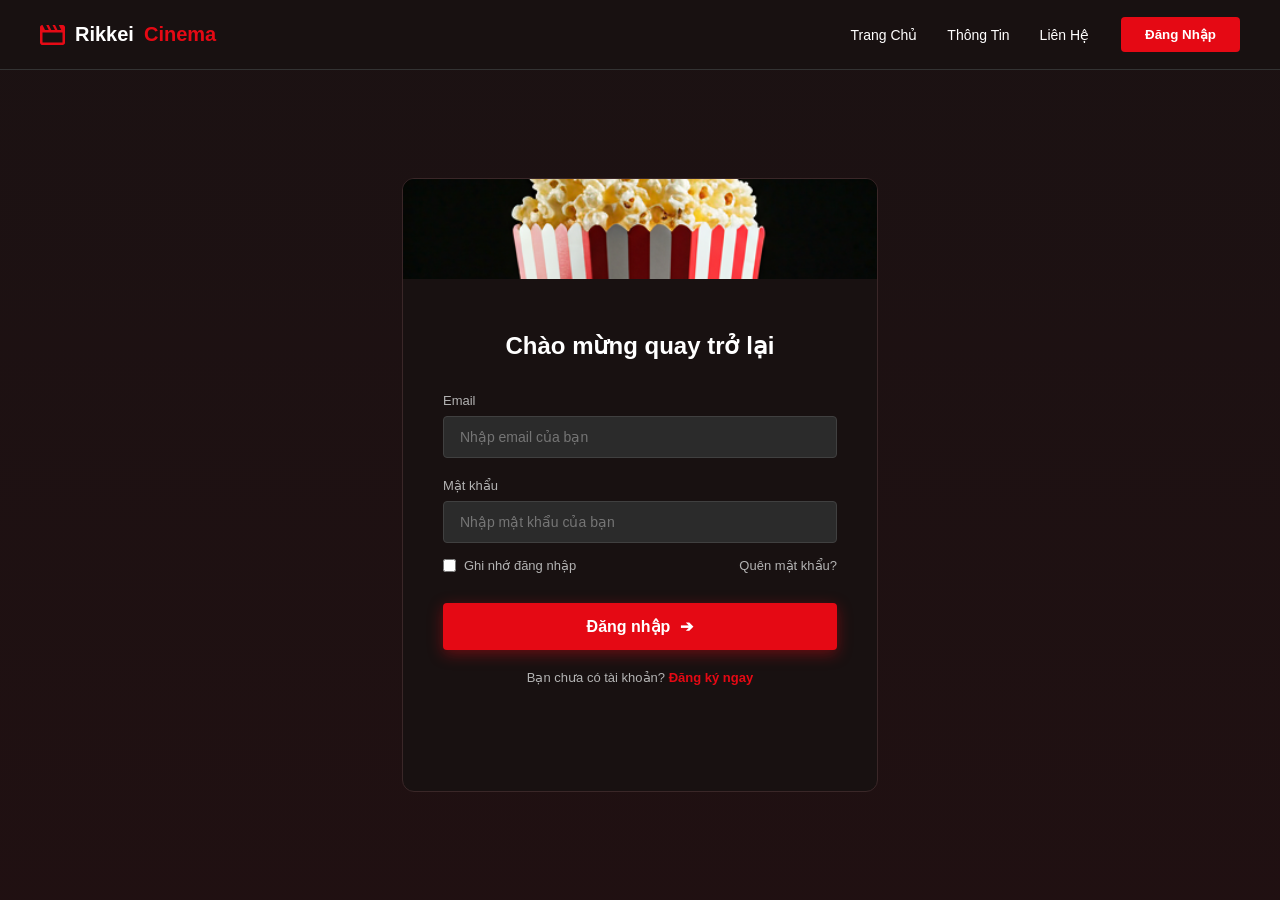
<file: pages/login.html>
<!doctype html>
<html lang="vi">
  <head>
    <meta charset="UTF-8" />
    <meta name="viewport" content="width=device-width, initial-scale=1.0" />
    <title>Rikkei Cinema Login</title>
    <link rel="stylesheet" href="../css/login.css" />
  </head>
  <body>
    <header class="navbar">
      <div class="logo">
        <img
          src="../assets/images/IconLogin.png"
          alt="Rikkei Cinema Logo"
          class="logo-image"
        />
        <span class="logo_white">Rikkei</span>Cinema
      </div>
      <ul class="nav-links">
        <li><a href="#">Trang Chủ</a></li>
        <li><a href="#">Thông Tin</a></li>
        <li><a href="#">Liên Hệ</a></li>
      </ul>
      <button class="btn-header-login">Đăng Nhập</button>
    </header>

    <div id="toastContainer" class="toast-container" aria-live="polite"></div>

    <main class="main-content">
      <div class="login-card">
        <div class="popcorn-banner"></div>
        <div class="login-title-container">
          <h2 class="login-title">Chào mừng quay trở lại</h2>
          <form id="loginForm" action="#">
            <div class="form-group">
              <label for="email">Email</label>
              <div class="input-wrapper">
                <input
                  type="email"
                  id="email"
                  placeholder="Nhập email của bạn"
                />
                <span class="icon"></span>
              </div>
            </div>

            <div class="form-group">
              <label for="password">Mật khẩu</label>
              <div class="input-wrapper">
                <input
                  type="password"
                  id="password"
                  placeholder="Nhập mật khẩu của bạn"
                />
                <span class="icon"></span>
              </div>
            </div>

            <div class="form-options">
              <label class="remember-me">
                <input type="checkbox" /> Ghi nhớ đăng nhập
              </label>
              <a href="#" class="forgot-password">Quên mật khẩu?</a>
            </div>

            <button type="submit" class="btn-submit">
              Đăng nhập <span>➔</span>
            </button>
          </form>

          <div class="register-text">
            Bạn chưa có tài khoản? <a href="register.html">Đăng ký ngay</a>
          </div>
        </div>
      </div>
    </main>

    <script src="../js/login.js"></script>
  </body>
</html>
</file>
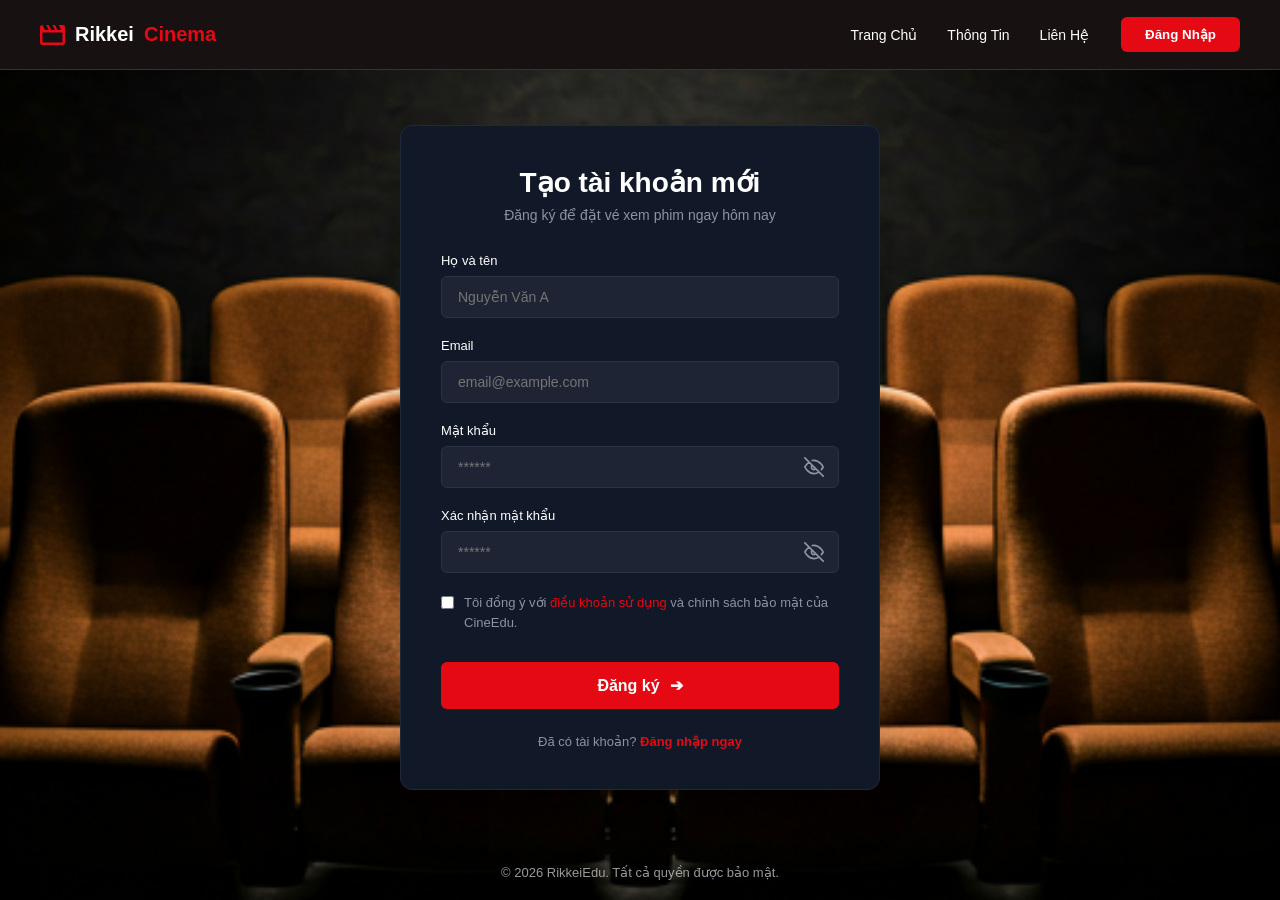
<file: pages/register.html>
<!doctype html>
<html lang="vi">
  <head>
    <meta charset="UTF-8" />
    <meta name="viewport" content="width=device-width, initial-scale=1.0" />
    <title>Rikkei Cinema - Đăng Ký</title>
    <link rel="stylesheet" href="../css/register.css" />
  </head>
  <body>
    <div class="background-container">
      <header class="navbar">
        <div class="logo">
          <img
            src="../assets/images/IconLogin.png"
            alt="Rikkei Cinema Logo"
            class="logo-image"
          />
          <span class="logo_white">Rikkei</span>Cinema
        </div>
        <ul class="nav-links">
          <li><a href="#">Trang Chủ</a></li>
          <li><a href="#">Thông Tin</a></li>
          <li><a href="#">Liên Hệ</a></li>
        </ul>
        <button
          class="btn-header-login"
          onclick="window.location.href = 'login.html'"
        >
          Đăng Nhập
        </button>
      </header>

      <div id="toastContainer" class="toast-container" aria-live="polite"></div>

      <main class="main-content">
        <div class="register-card">
          <h2 class="register-title">Tạo tài khoản mới</h2>
          <p class="register-subtitle">
            Đăng ký để đặt vé xem phim ngay hôm nay
          </p>

          <form id="registerForm" novalidate>
            <div class="form-group">
              <label for="fullname">Họ và tên</label>
              <div class="input-wrapper">
                <input type="text" id="fullname" placeholder="Nguyễn Văn A" />
              </div>
            </div>

            <div class="form-group">
              <label for="email">Email</label>
              <div class="input-wrapper">
                <input
                  type="email"
                  id="email"
                  placeholder="email@example.com"
                />
              </div>
            </div>

            <div class="form-group">
              <label for="password">Mật khẩu</label>
              <div class="input-wrapper">
                <input type="password" id="password" placeholder="******" />
                <span class="icon toggle-password" data-target="password">
                  <svg
                    width="20"
                    height="20"
                    viewBox="0 0 24 24"
                    fill="none"
                    stroke="currentColor"
                    stroke-width="2"
                    stroke-linecap="round"
                    stroke-linejoin="round"
                  >
                    <path
                      d="M17.94 17.94A10.07 10.07 0 0 1 12 20c-7 0-11-8-11-8a18.45 18.45 0 0 1 5.06-5.94M9.9 4.24A9.12 9.12 0 0 1 12 4c7 0 11 8 11 8a18.5 18.5 0 0 1-2.16 3.19m-6.72-1.07a3 3 0 1 1-4.24-4.24M1 1l22 22"
                    />
                  </svg>
                </span>
              </div>
            </div>

            <div class="form-group">
              <label for="confirm-password">Xác nhận mật khẩu</label>
              <div class="input-wrapper">
                <input
                  type="password"
                  id="confirm-password"
                  placeholder="******"
                />
                <span
                  class="icon toggle-password"
                  data-target="confirm-password"
                >
                  <svg
                    width="20"
                    height="20"
                    viewBox="0 0 24 24"
                    fill="none"
                    stroke="currentColor"
                    stroke-width="2"
                    stroke-linecap="round"
                    stroke-linejoin="round"
                  >
                    <path
                      d="M17.94 17.94A10.07 10.07 0 0 1 12 20c-7 0-11-8-11-8a18.45 18.45 0 0 1 5.06-5.94M9.9 4.24A9.12 9.12 0 0 1 12 4c7 0 11 8 11 8a18.5 18.5 0 0 1-2.16 3.19m-6.72-1.07a3 3 0 1 1-4.24-4.24M1 1l22 22"
                    />
                  </svg>
                </span>
              </div>
            </div>

            <div class="form-options terms">
              <label class="checkbox-container">
                <input type="checkbox" id="terms" />
                <span
                  >Tôi đồng ý với
                  <a href="#" class="highlight-red">điều khoản sử dụng</a> và
                  chính sách bảo mật của CineEdu.</span
                >
              </label>
            </div>

            <button type="submit" class="btn-submit">
              Đăng ký <span>➔</span>
            </button>
          </form>

          <div class="login-text">
            Đã có tài khoản?
            <a href="login.html" class="login-link">Đăng nhập ngay</a>
          </div>
        </div>
      </main>

      <footer class="footer">
        <p>© 2026 RikkeiEdu. Tất cả quyền được bảo mật.</p>
      </footer>
    </div>
    <script src="../js/register.js"></script>
  </body>
</html>
</file>
<file: css/login.css>
:root {
    --primary-red: #E50914;
    --bg-dark: #141414;
    --bg-card: #181818;
    --bg-input: #2b2b2b;
    --text-main: #ffffff;
    --text-sub: #b3b3b3;
    --border-color: #404040;
}

* {
    box-sizing: border-box;
    margin: 0;
    padding: 0;
    font-family: 'Segoe UI', Tahoma, Geneva, Verdana, sans-serif;
}

body {
    background-color: var(--bg-dark);
    color: var(--text-main);
    min-height: 100vh;
    display: flex;
    flex-direction: column;
}

.navbar {
    display: flex;
    justify-content: space-between;
    align-items: center;
    background: #181111;
    border-bottom: 1px solid #333;
    height: 70px;
    padding: 16px 40px;
}

.logo {
    display: flex;
    align-items: center;
    gap: 10px;
    color: var(--primary-red);
    font-size: 20px;
    font-weight: bold;
    
}
.logo_white {
    color: white;
}
.nav-links {
    display: flex;
    list-style: none;
    gap: 30px;
    margin-left: auto;
    margin-right: 32px;
}

.nav-links a {
    color: var(--text-main);
    text-decoration: none;
    font-size: 14px;
    transition: color 0.3s;
}

.nav-links a:hover {
    color: var(--primary-red);
}

.btn-header-login {
    background-color: var(--primary-red);
    color: white;
    border: none;
    border-radius: 4px;
    cursor: pointer;
    font-weight: bold;
    padding: 10px 24px;
}

.main-content {
    flex: 1;
    display: flex;
    justify-content: center;
    align-items: center;
    padding: 40px 20px;
    background: linear-gradient(180deg, rgba(35, 15, 17, 0.5) 0%, rgba(35, 15, 17, 0.8) 100%);
}

.login-card {
    background: #181111;
    border-radius: 12px;
    border: 1px solid #3A2728;
    display: flex;
    flex-direction: column;
    overflow: hidden;
    width: 476px;
    height: 614px;
    max-width: 480px;
    padding: 0px 40px 20px 40px;
}
.login-title-container{
    padding: 30px 0 0 0;
}
.popcorn-banner {
    width: 150%;
    background-image: url('../assets/images/login.png');
    background-size: cover;
    background-position: center 31%;
    background-repeat: no-repeat;
    position: relative;
    height: 100px;
    margin: 0 -40px 20px -40px;
}

.popcorn-banner::after {
    content: '';
    position: absolute;
    bottom: 0;
    left: 0;
    right: 0;
    height: 62%;
}

.login-title {
    text-align: center;
    font-size: 24px;
    font-weight: bold;
    line-height: 1.4;
    margin-bottom: 30px;
}

.form-group {
    display: flex;
    flex-direction: column;
    margin-bottom: 20px;
}

.form-group label {
    font-size: 13px;
    color: var(--text-sub);
    margin-bottom: 8px;
}

.input-wrapper {
    position: relative;
    display: flex;
    align-items: center;
}

.input-wrapper input {
    width: 100%;
    background-color: var(--bg-input);
    border: 1px solid var(--border-color);
    color: var(--text-main);
    border-radius: 4px;
    font-size: 14px;
    outline: none;
    padding: 12px 40px 12px 16px;
}

.input-wrapper input:focus {
    border-color: var(--primary-red);
}

.input-wrapper .icon {
    position: absolute;
    right: 15px;
    color: var(--text-sub);
    font-size: 16px;
}

.form-options {
    display: flex;
    justify-content: space-between;
    align-items: center;
    font-size: 13px;
    margin-bottom: 30px;
    margin-top: -5px;
}

.remember-me {
    display: flex;
    align-items: center;
    gap: 8px;
    color: var(--text-sub);
    cursor: pointer;
}

.forgot-password {
    color: var(--text-sub);
    text-decoration: none;
}

.forgot-password:hover {
    color: white;
}

.btn-submit {
    width: 100%;
    background-color: var(--primary-red);
    color: white;
    border: none;
    border-radius: 4px;
    font-size: 16px;
    font-weight: bold;
    cursor: pointer;
    box-shadow: 0 4px 15px rgba(229, 9, 20, 0.4);
    display: flex;
    justify-content: center;
    align-items: center;
    gap: 10px;
    padding: 14px;
    margin-bottom: 20px;
}

.register-text {
    text-align: center;
    font-size: 13px;
    color: var(--text-sub);
}

.register-text a {
    color: var(--primary-red);
    text-decoration: none;
    font-weight: bold;
}

.toast-container {
    position: fixed;
    top: 86px;
    right: 16px;
    max-width: min(420px, calc(100vw - 32px));
    display: flex;
    flex-direction: column;
    align-items: flex-end;
    gap: 10px;
    z-index: 99999;
}

.toast-item {
    width: fit-content;
    max-width: 100%;
    background-color: #1f2937;
    color: #ffffff;
    border-left: 4px solid #10b981;
    border-radius: 8px;
    padding: 14px 16px;
    box-shadow: 0 10px 30px rgba(0, 0, 0, 0.35);
    display: flex;
    align-items: center;
    gap: 10px;
    transform: translateX(120%);
    opacity: 0;
    animation: toast-in 0.25s ease forwards;
}

.toast-item.hide {
    animation: toast-out 0.22s ease forwards;
}

.toast-item.error {
    border-left-color: #ef4444;
}

.toast-icon {
    width: 24px;
    height: 24px;
    flex-shrink: 0;
}

@keyframes toast-in {
    from {
        transform: translateX(120%);
        opacity: 0;
    }
    to {
        transform: translateX(0);
        opacity: 1;
    }
}

@keyframes toast-out {
    from {
        transform: translateX(0);
        opacity: 1;
    }
    to {
        transform: translateX(120%);
        opacity: 0;
    }
}
</file>
<file: css/register.css>
:root {
    --primary-red: #E50914;
    --bg-nav: rgba(15, 15, 15, 0.9);
    --bg-card: #161b26;
    --bg-input: #1e2433;
    --text-main: #ffffff;
    --text-sub: #8c93a1;
    --border-color: #2b3245;
}

* {
    box-sizing: border-box;
    margin: 0;
    padding: 0;
    font-family: 'Segoe UI', Tahoma, Geneva, Verdana, sans-serif;
}

body, html {
    height: 100%;
    background-color: #000;
}

.background-container {
    min-height: 100vh;
    background-image: url('../assets/images/register.png');
    background-size: cover;
    background-position: center;
    background-repeat: no-repeat;
    display: flex;
    flex-direction: column;
}

.navbar {
    display: flex;
    justify-content: space-between;
    align-items: center;
    background: #181111;
    border-bottom: 1px solid #333;
    height: 70px;
    padding: 16px 40px;
}

.logo {
    display: flex;
    align-items: center;
    gap: 10px;
    color: var(--primary-red);
    font-size: 20px;
    font-weight: bold;
}
.logo_white {
    color: white;
}
.nav-links {
    display: flex;
    list-style: none;
    gap: 30px;
    margin-left: auto;
    margin-right: 32px;
}

.nav-links a {
    color: var(--text-main);
    text-decoration: none;
    font-size: 14px;
    transition: color 0.3s;
}

.nav-links a:hover {
    color: var(--primary-red);
}

.btn-header-login {
    background-color: var(--primary-red);
    color: white;
    border: none;
    border-radius: 6px;
    cursor: pointer;
    font-weight: bold;
    padding: 10px 24px;
}

.main-content {
    flex: 1;
    display: flex;
    justify-content: center;
    align-items: center;
    padding: 40px 20px;
}

.register-card {
    background: #111827;
    border-radius: 12px;
    border: 1px solid #1E293B;
    box-shadow: 0px 25px 50px -12px #00000040;
    width: 100%;
    max-width: 480px;
    padding: 40px;
}

.register-title {
    text-align: center;
    font-size: 28px;
    font-weight: bold;
    color: var(--text-main);
    margin-bottom: 8px;
}

.register-subtitle {
    text-align: center;
    font-size: 14px;
    color: var(--text-sub);
    margin-bottom: 30px;
}

.form-group {
    display: flex;
    flex-direction: column;
    margin-bottom: 20px;
}

.form-group label {
    font-size: 13px;
    color: var(--text-main);
    margin-bottom: 8px;
}

.input-wrapper {
    position: relative;
    display: flex;
    align-items: center;
}

.input-wrapper input {
    width: 100%;
    background-color: var(--bg-input);
    border: 1px solid var(--border-color);
    color: var(--text-main);
    border-radius: 6px;
    font-size: 14px;
    outline: none;
    padding: 12px 16px;
}

.input-wrapper input:focus {
    border-color: #4a5573;
}

.input-wrapper input[type="password"] {
    padding-right: 40px;
}

.input-wrapper .icon {
    position: absolute;
    right: 15px;
    color: var(--text-sub);
    display: flex;
    align-items: center;
    cursor: pointer;
}

.terms {
    margin-top: 10px;
    margin-bottom: 30px;
}

.checkbox-container {
    display: flex;
    align-items: flex-start;
    gap: 10px;
    font-size: 13px;
    color: var(--text-sub);
    line-height: 1.5;
    cursor: pointer;
}

.checkbox-container input {
    margin-top: 3px;
}

.highlight-red {
    color: var(--primary-red);
    text-decoration: none;
}

.btn-submit {
    width: 100%;
    background-color: var(--primary-red);
    color: white;
    border: none;
    border-radius: 6px;
    font-size: 16px;
    font-weight: bold;
    cursor: pointer;
    display: flex;
    justify-content: center;
    align-items: center;
    gap: 10px;
    padding: 14px;
    margin-bottom: 25px;
}

.login-text {
    text-align: center;
    font-size: 13px;
    color: var(--text-sub);
}

.login-text a {
    color: var(--primary-red);
    text-decoration: none;
    font-weight: bold;
}

.footer {
    text-align: center;
    padding: 20px;
    font-size: 13px;
    color: #ffffff;
    opacity: 0.6;
}

.toast-container {
    position: fixed;
    top: 86px;
    right: 16px;
    max-width: min(420px, calc(100vw - 32px));
    display: flex;
    flex-direction: column;
    align-items: flex-end;
    gap: 10px;
    z-index: 99999;
}

.toast-item {
    width: fit-content;
    max-width: 100%;
    background-color: #1f2937;
    color: #ffffff;
    border-left: 4px solid #10b981;
    border-radius: 8px;
    padding: 14px 16px;
    box-shadow: 0 10px 30px rgba(0, 0, 0, 0.35);
    display: flex;
    align-items: center;
    gap: 10px;
    transform: translateX(120%);
    opacity: 0;
    animation: toast-in 0.25s ease forwards;
}

.toast-item.hide {
    animation: toast-out 0.25s ease forwards;
}

.toast-item.error {
    border-left-color: #ef4444;
}

.toast-icon {
    width: 24px;
    height: 24px;
    flex-shrink: 0;
}

@keyframes toast-in {
    from {
        transform: translateX(120%);
        opacity: 0;
    }
    to {
        transform: translateX(0);
        opacity: 1;
    }
}

@keyframes toast-out {
    from {
        transform: translateX(0);
        opacity: 1;
    }
    to {
        transform: translateX(120%);
        opacity: 0;
    }
}
</file>
